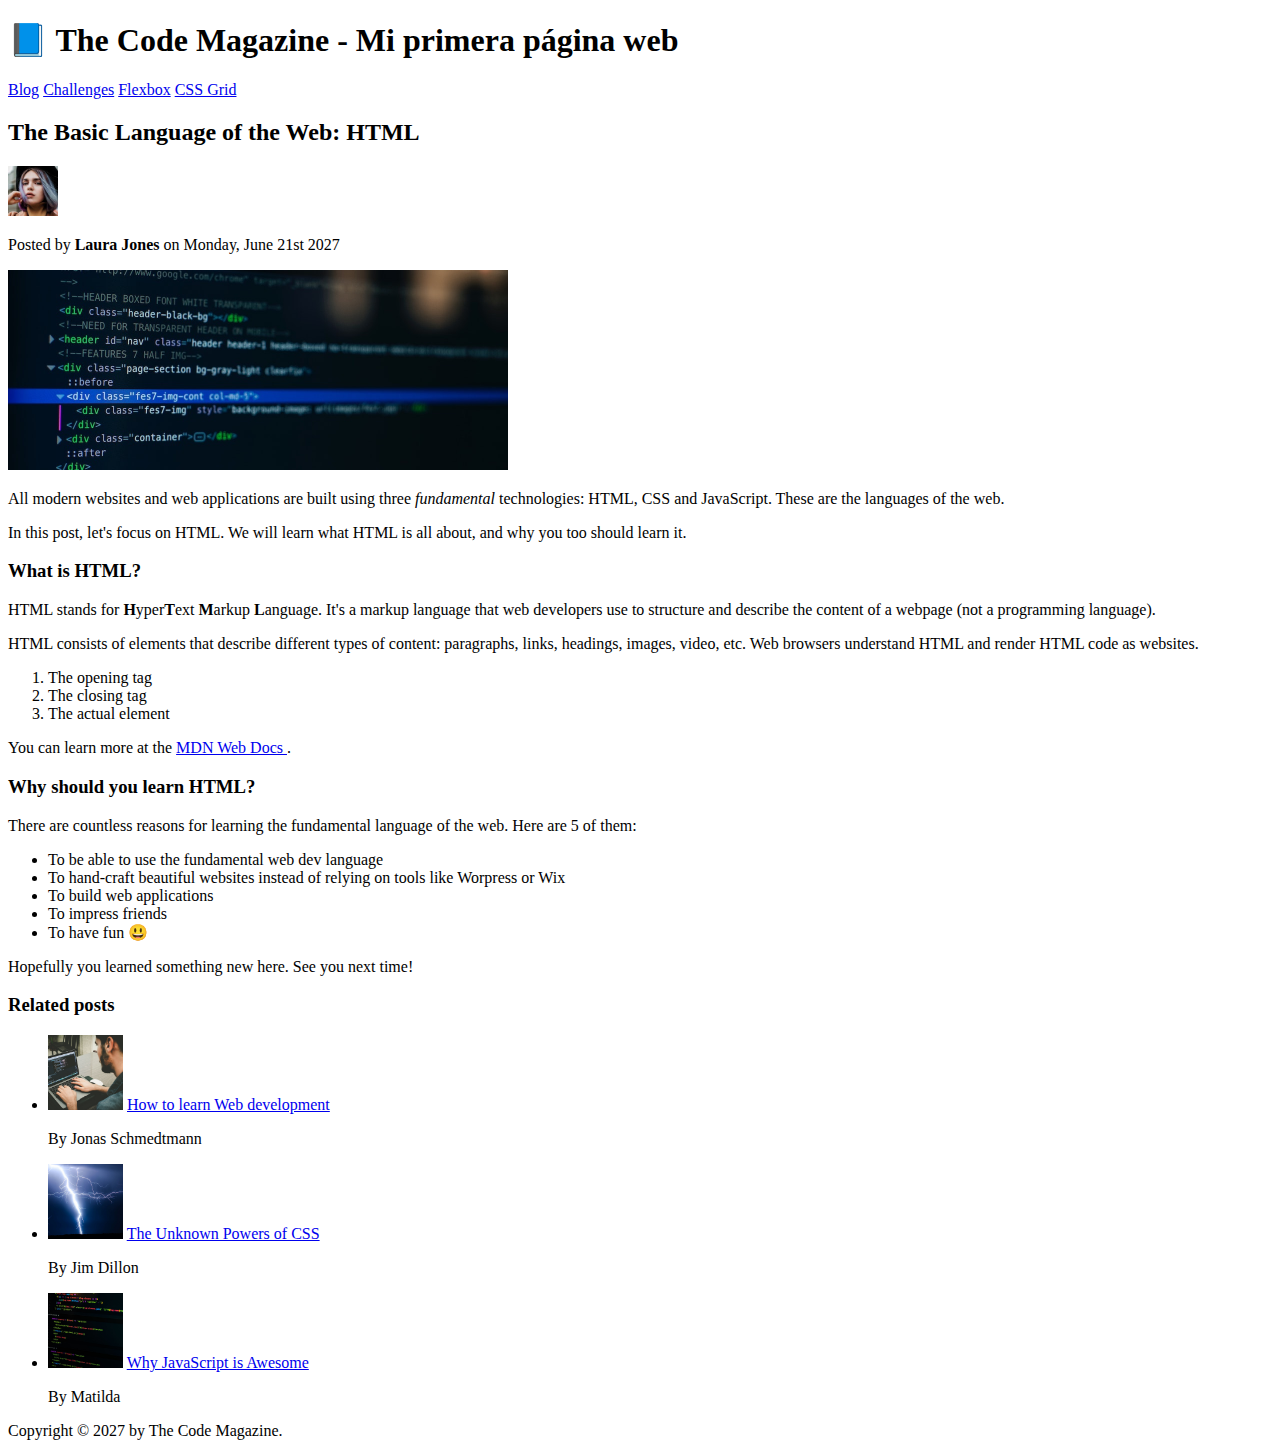
<file: clases/02-HTML-Fundamentals/index.html>
<!-- HTML 5 con DOCTYPE -->
<!DOCTYPE html>
<html lang="en">
  <head>
    <meta charset="utf-8" />
    <title>The Basic Language of the Web: HTML</title>
  </head>

  <body>
    <!-- <h1>The Basic Language of the Web: HTML</h1>
    <h2>The Basic Language of the Web: HTML</h2>
    <h3>The Basic Language of the Web: HTML</h3>
    <h4>The Basic Language of the Web: HTML</h4>
    <h5>The Basic Language of the Web: HTML</h5>
    <h6>The Basic Language of the Web: HTML</h6> -->

    <header>
      <h1>📘 The Code Magazine - Mi primera página web</h1>

      <nav>
        <a href="blog.html">Blog</a>
        <a href="challenge.html">Challenges</a>
        <a href="#">Flexbox</a>
        <a href="#">CSS Grid</a>
      </nav>
    </header>

    <article>
      <header>
        <h2>The Basic Language of the Web: HTML</h2>

        <img
          src="./imgs/laura-jones.jpg"
          alt="Headshot of Laura Jones"
          width="50"
          height="50"
        />
        <p>Posted by <strong>Laura Jones</strong> on Monday, June 21st 2027</p>

        <img
          src="./imgs/post-img.jpg"
          alt="HTML code on a screen"
          width="500"
          height="200"
        />
      </header>
      <p>
        All modern websites and web applications are built using three
        <em>fundamental</em>
        technologies: HTML, CSS and JavaScript. These are the languages of the
        web.
      </p>

      <p>
        In this post, let's focus on HTML. We will learn what HTML is all about,
        and why you too should learn it.
      </p>

      <h3>What is HTML?</h3>
      <p>
        HTML stands for <strong>H</strong>yper<strong>T</strong>ext
        <strong>M</strong>arkup <strong>L</strong>anguage. It's a markup
        language that web developers use to structure and describe the content
        of a webpage (not a programming language).
      </p>

      <p>
        HTML consists of elements that describe different types of content:
        paragraphs, links, headings, images, video, etc. Web browsers understand
        HTML and render HTML code as websites.
      </p>

      <ol>
        <li>The opening tag</li>
        <li>The closing tag</li>
        <li>The actual element</li>
      </ol>

      <p>
        You can learn more at the
        <a
          href="https://developer.mozilla.org/en-US/docs/Web/HTML"
          target="_blank"
        >
          MDN Web Docs </a
        >.
      </p>

      <h3>Why should you learn HTML?</h3>

      <p>
        There are countless reasons for learning the fundamental language of the
        web. Here are 5 of them:
      </p>

      <ul>
        <li>To be able to use the fundamental web dev language</li>
        <li>
          To hand-craft beautiful websites instead of relying on tools like
          Worpress or Wix
        </li>
        <li>To build web applications</li>
        <li>To impress friends</li>
        <li>To have fun 😃</li>
      </ul>

      <p>Hopefully you learned something new here. See you next time!</p>
    </article>
    <aside>
      <h3>Related posts</h3>
      <ul>
        <li>
          <img
            src="imgs/related-1.jpg"
            alt="Person programming"
            width="75"
            height="75"
          />
          <a href="#">How to learn Web development</a>
          <p>By Jonas Schmedtmann</p>
        </li>
        <li>
          <img
            src="imgs/related-2.jpg"
            alt="Lightning"
            width="75"
            height="75"
          />
          <a href="#">The Unknown Powers of CSS</a>
          <p>By Jim Dillon</p>
        </li>
        <li>
          <img
            src="imgs/related-3.jpg"
            alt="JavaScript code on a screen"
            width="75"
            height="75"
          />
          <a href="#">Why JavaScript is Awesome</a>
          <p>By Matilda</p>
        </li>
      </ul>
    </aside>
    <footer>Copyright &copy; 2027 by The Code Magazine.</footer>
  </body>
</html>
</file>
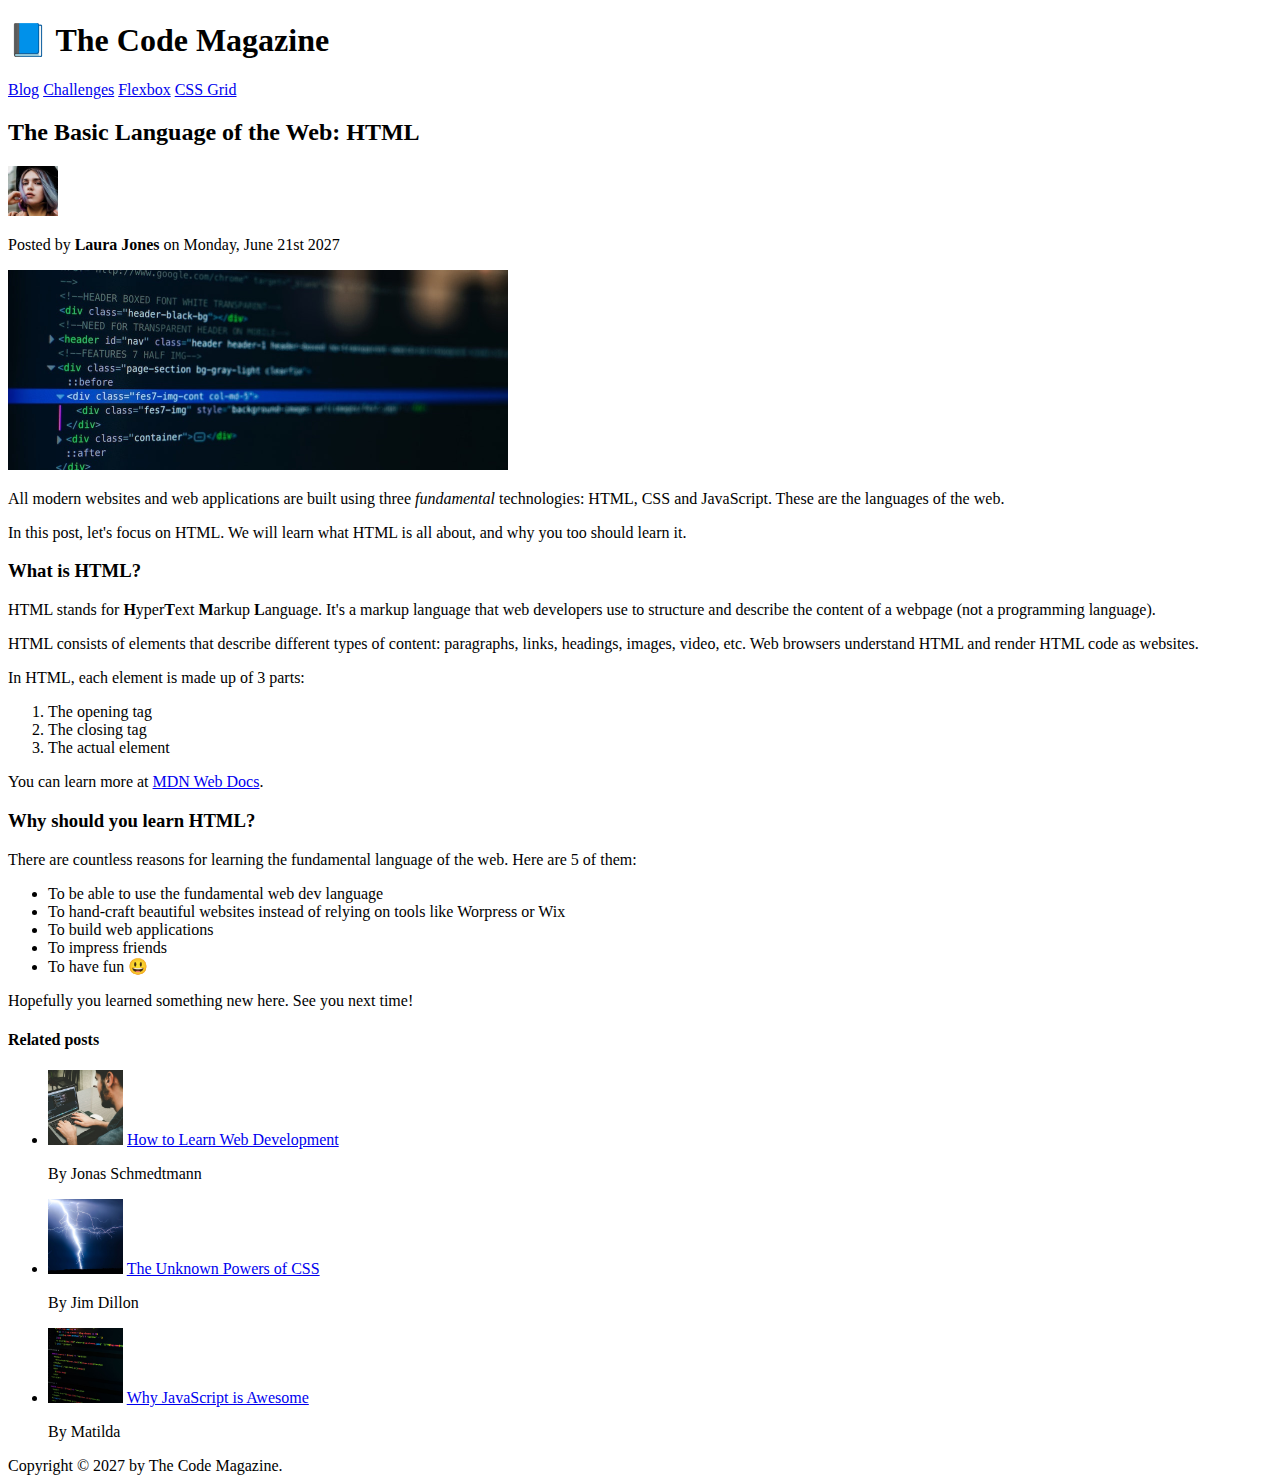
<file: clases/03-CSS-Fundamentals/index.html>
<!DOCTYPE html>
<html lang="en">
  <head>
    <meta charset="UTF-8" />
    <title>The Basic Language of the Web: HTML</title>
  </head>

  <body>
    <!--
    <h1>The Basic Language of the Web: HTML</h1>
    <h2>The Basic Language of the Web: HTML</h2>
    <h3>The Basic Language of the Web: HTML</h3>
    <h4>The Basic Language of the Web: HTML</h4>
    <h5>The Basic Language of the Web: HTML</h5>
    <h6>The Basic Language of the Web: HTML</h6>
    -->

    <header>
      <h1>📘 The Code Magazine</h1>

      <nav>
        <a href="blog.html">Blog</a>
        <a href="#">Challenges</a>
        <a href="#">Flexbox</a>
        <a href="#">CSS Grid</a>
      </nav>
    </header>

    <article>
      <header>
        <h2>The Basic Language of the Web: HTML</h2>

        <img
          src="img/laura-jones.jpg"
          alt="Headshot of Laura Jones"
          height="50"
          width="50"
        />

        <p>Posted by <strong>Laura Jones</strong> on Monday, June 21st 2027</p>

        <img
          src="img/post-img.jpg"
          alt="HTML code on a screen"
          width="500"
          height="200"
        />
      </header>

      <p>
        All modern websites and web applications are built using three
        <em>fundamental</em>
        technologies: HTML, CSS and JavaScript. These are the languages of the
        web.
      </p>

      <p>
        In this post, let's focus on HTML. We will learn what HTML is all about,
        and why you too should learn it.
      </p>

      <h3>What is HTML?</h3>
      <p>
        HTML stands for <strong>H</strong>yper<strong>T</strong>ext
        <strong>M</strong>arkup <strong>L</strong>anguage. It's a markup
        language that web developers use to structure and describe the content
        of a webpage (not a programming language).
      </p>
      <p>
        HTML consists of elements that describe different types of content:
        paragraphs, links, headings, images, video, etc. Web browsers understand
        HTML and render HTML code as websites.
      </p>
      <p>In HTML, each element is made up of 3 parts:</p>

      <ol>
        <li>The opening tag</li>
        <li>The closing tag</li>
        <li>The actual element</li>
      </ol>

      <p>
        You can learn more at
        <a
          href="https://developer.mozilla.org/en-US/docs/Web/HTML"
          target="_blank"
          >MDN Web Docs</a
        >.
      </p>

      <h3>Why should you learn HTML?</h3>

      <p>
        There are countless reasons for learning the fundamental language of the
        web. Here are 5 of them:
      </p>

      <ul>
        <li>To be able to use the fundamental web dev language</li>
        <li>
          To hand-craft beautiful websites instead of relying on tools like
          Worpress or Wix
        </li>
        <li>To build web applications</li>
        <li>To impress friends</li>
        <li>To have fun 😃</li>
      </ul>

      <p>Hopefully you learned something new here. See you next time!</p>
    </article>

    <aside>
      <h4>Related posts</h4>

      <ul>
        <li>
          <img
            src="img/related-1.jpg"
            alt="Person programming"
            width="75"
            width="75"
          />
          <a href="#">How to Learn Web Development</a>
          <p>By Jonas Schmedtmann</p>
        </li>
        <li>
          <img src="img/related-2.jpg" alt="Lightning" width="75" heigth="75" />
          <a href="#">The Unknown Powers of CSS</a>
          <p>By Jim Dillon</p>
        </li>
        <li>
          <img
            src="img/related-3.jpg"
            alt="JavaScript code on a screen"
            width="75"
            height="75"
          />
          <a href="#">Why JavaScript is Awesome</a>
          <p>By Matilda</p>
        </li>
      </ul>
    </aside>

    <footer>Copyright &copy; 2027 by The Code Magazine.</footer>
  </body>
</html>
</file>
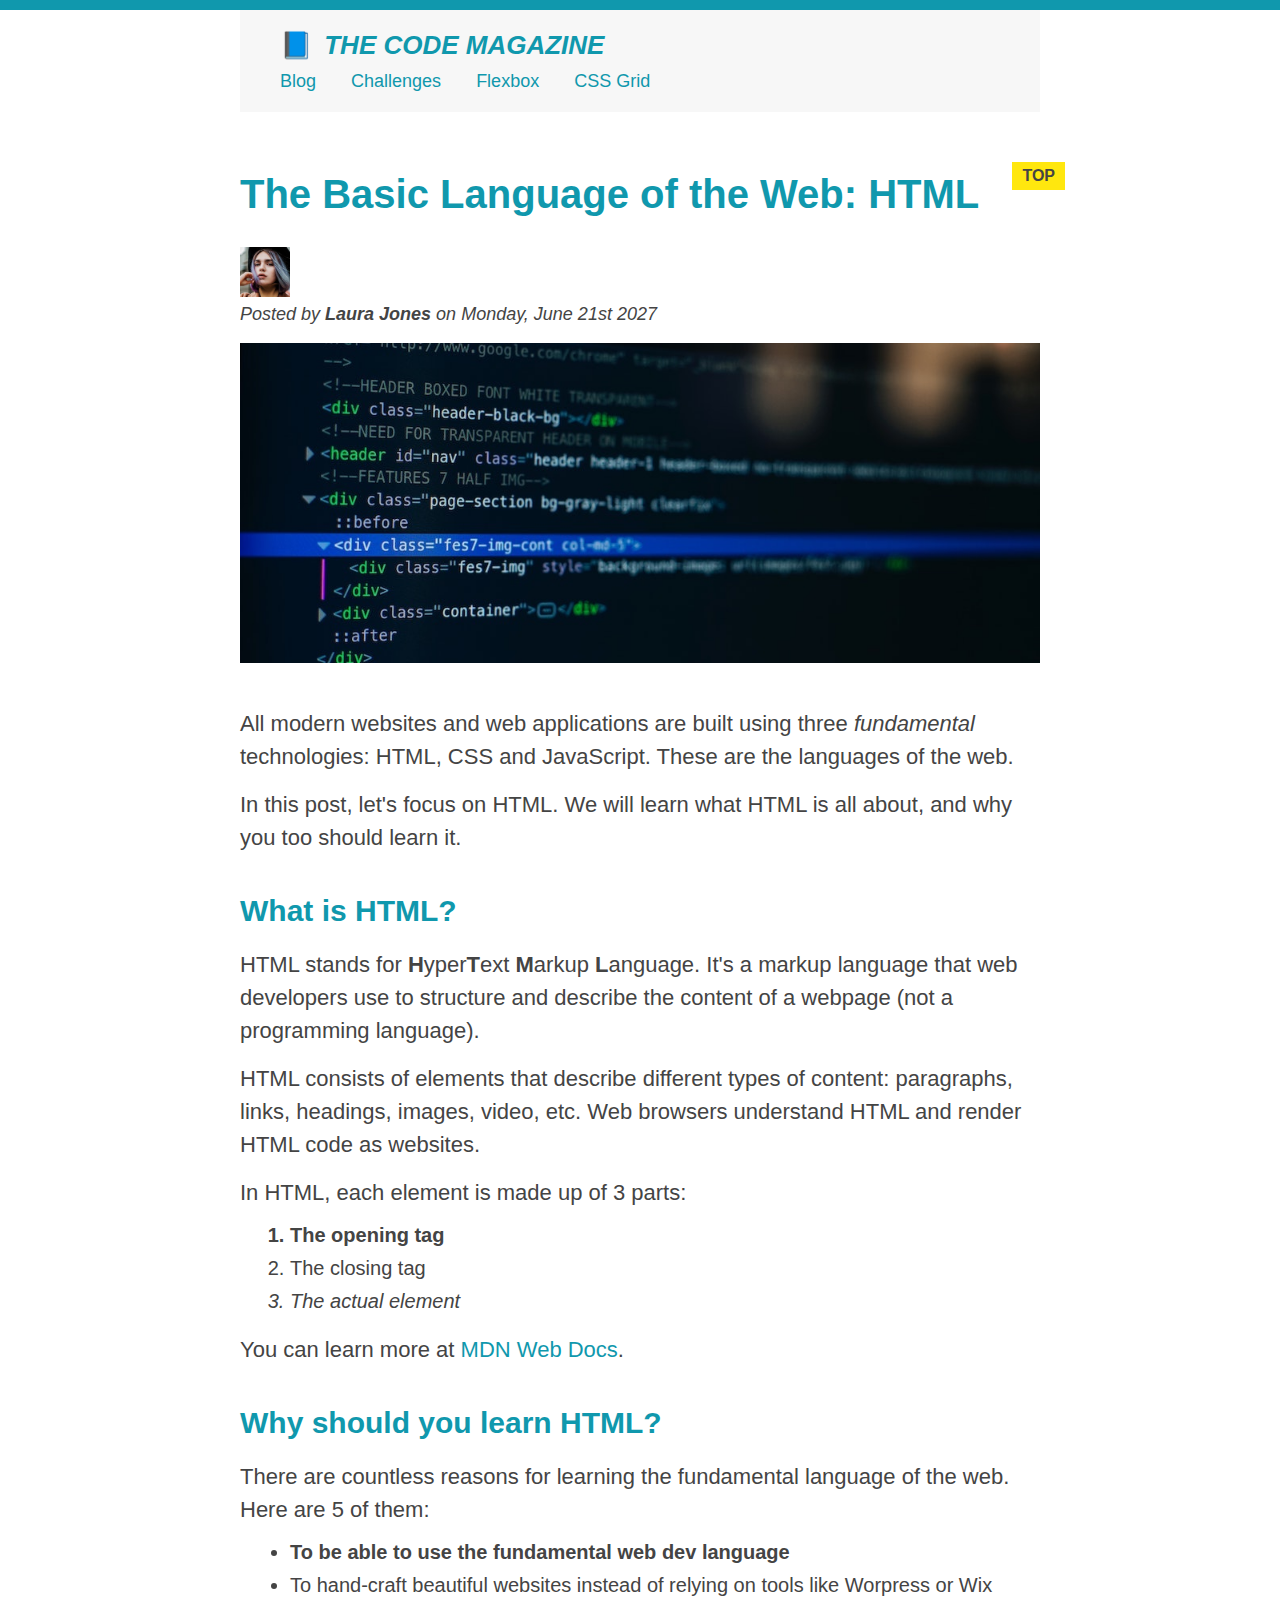
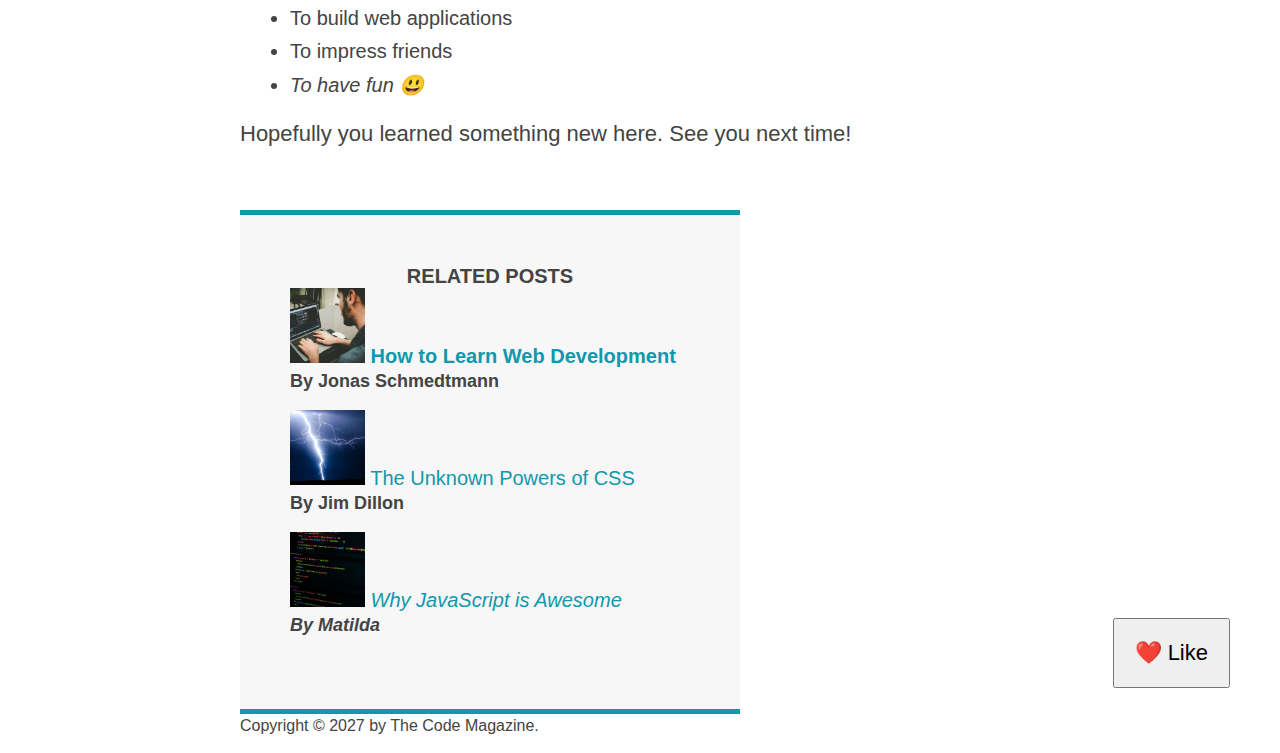
<file: clases/04-CSS-Layouts/index.html>
<!DOCTYPE html>
<html lang="en">
  <head>
    <meta charset="UTF-8" />
    <link href="style.css" rel="stylesheet" />

    <title>The Basic Language of the Web: HTML</title>
  </head>

  <body>
    <!--
    <h1>The Basic Language of the Web: HTML</h1>
    <h2>The Basic Language of the Web: HTML</h2>
    <h3>The Basic Language of the Web: HTML</h3>
    <h4>The Basic Language of the Web: HTML</h4>
    <h5>The Basic Language of the Web: HTML</h5>
    <h6>The Basic Language of the Web: HTML</h6>
    -->

    <div class="container">
      <header class="main-header">
        <h1>📘 The Code Magazine</h1>

        <nav>
          <!-- <strong>This is the navigation</strong> -->
          <a href="blog.html">Blog</a>
          <a href="#">Challenges</a>
          <a href="#">Flexbox</a>
          <a href="#">CSS Grid</a>
        </nav>
      </header>

      <article>
        <header class="post-header">
          <h2>The Basic Language of the Web: HTML</h2>

          <img
            src="img/laura-jones.jpg"
            alt="Headshot of Laura Jones"
            height="50"
            width="50"
            class="author-img"
          />

          <p id="author" class="author">
            Posted by <strong>Laura Jones</strong> on Monday, June 21st 2027
          </p>

          <img
            src="img/post-img.jpg"
            alt="HTML code on a screen"
            width="500"
            height="200"
            class="post-img"
          />
          <button>❤️ Like</button>
        </header>

        <p>
          All modern websites and web applications are built using three
          <em>fundamental</em>
          technologies: HTML, CSS and JavaScript. These are the languages of the
          web.
        </p>

        <p>
          In this post, let's focus on HTML. We will learn what HTML is all
          about, and why you too should learn it.
        </p>

        <h3>What is HTML?</h3>
        <p>
          HTML stands for <strong>H</strong>yper<strong>T</strong>ext
          <strong>M</strong>arkup <strong>L</strong>anguage. It's a markup
          language that web developers use to structure and describe the content
          of a webpage (not a programming language).
        </p>
        <p>
          HTML consists of elements that describe different types of content:
          paragraphs, links, headings, images, video, etc. Web browsers
          understand HTML and render HTML code as websites.
        </p>
        <p>In HTML, each element is made up of 3 parts:</p>

        <ol>
          <li class="first-li">The opening tag</li>
          <li>The closing tag</li>
          <li>The actual element</li>
        </ol>

        <p>
          You can learn more at
          <a
            href="https://developer.mozilla.org/en-US/docs/Web/HTML"
            target="_blank"
            >MDN Web Docs</a
          >.
        </p>

        <h3>Why should you learn HTML?</h3>

        <p>
          There are countless reasons for learning the fundamental language of
          the web. Here are 5 of them:
        </p>

        <ul>
          <li class="first-li">
            To be able to use the fundamental web dev language
          </li>
          <li>
            To hand-craft beautiful websites instead of relying on tools like
            Worpress or Wix
          </li>
          <li>To build web applications</li>
          <li>To impress friends</li>
          <li>To have fun 😃</li>
        </ul>

        <p>Hopefully you learned something new here. See you next time!</p>
      </article>

      <aside>
        <h4>Related posts</h4>

        <ul class="related">
          <li>
            <img
              src="img/related-1.jpg"
              alt="Person programming"
              width="75"
              height="75"
            />
            <a href="#">How to Learn Web Development</a>
            <p class="related-author">By Jonas Schmedtmann</p>
          </li>
          <li>
            <img
              src="img/related-2.jpg"
              alt="Lightning"
              width="75"
              height="75"
            />
            <a href="#">The Unknown Powers of CSS</a>
            <p class="related-author">By Jim Dillon</p>
          </li>
          <li>
            <img
              src="img/related-3.jpg"
              alt="JavaScript code on a screen"
              width="75"
              height="75"
            />
            <a href="#">Why JavaScript is Awesome</a>
            <p class="related-author">By Matilda</p>
          </li>
        </ul>
      </aside>

      <footer>
        <p id="copyright" class="copyright text">
          Copyright &copy; 2027 by The Code Magazine.
        </p>
      </footer>
    </div>
  </body>
</html>
</file>
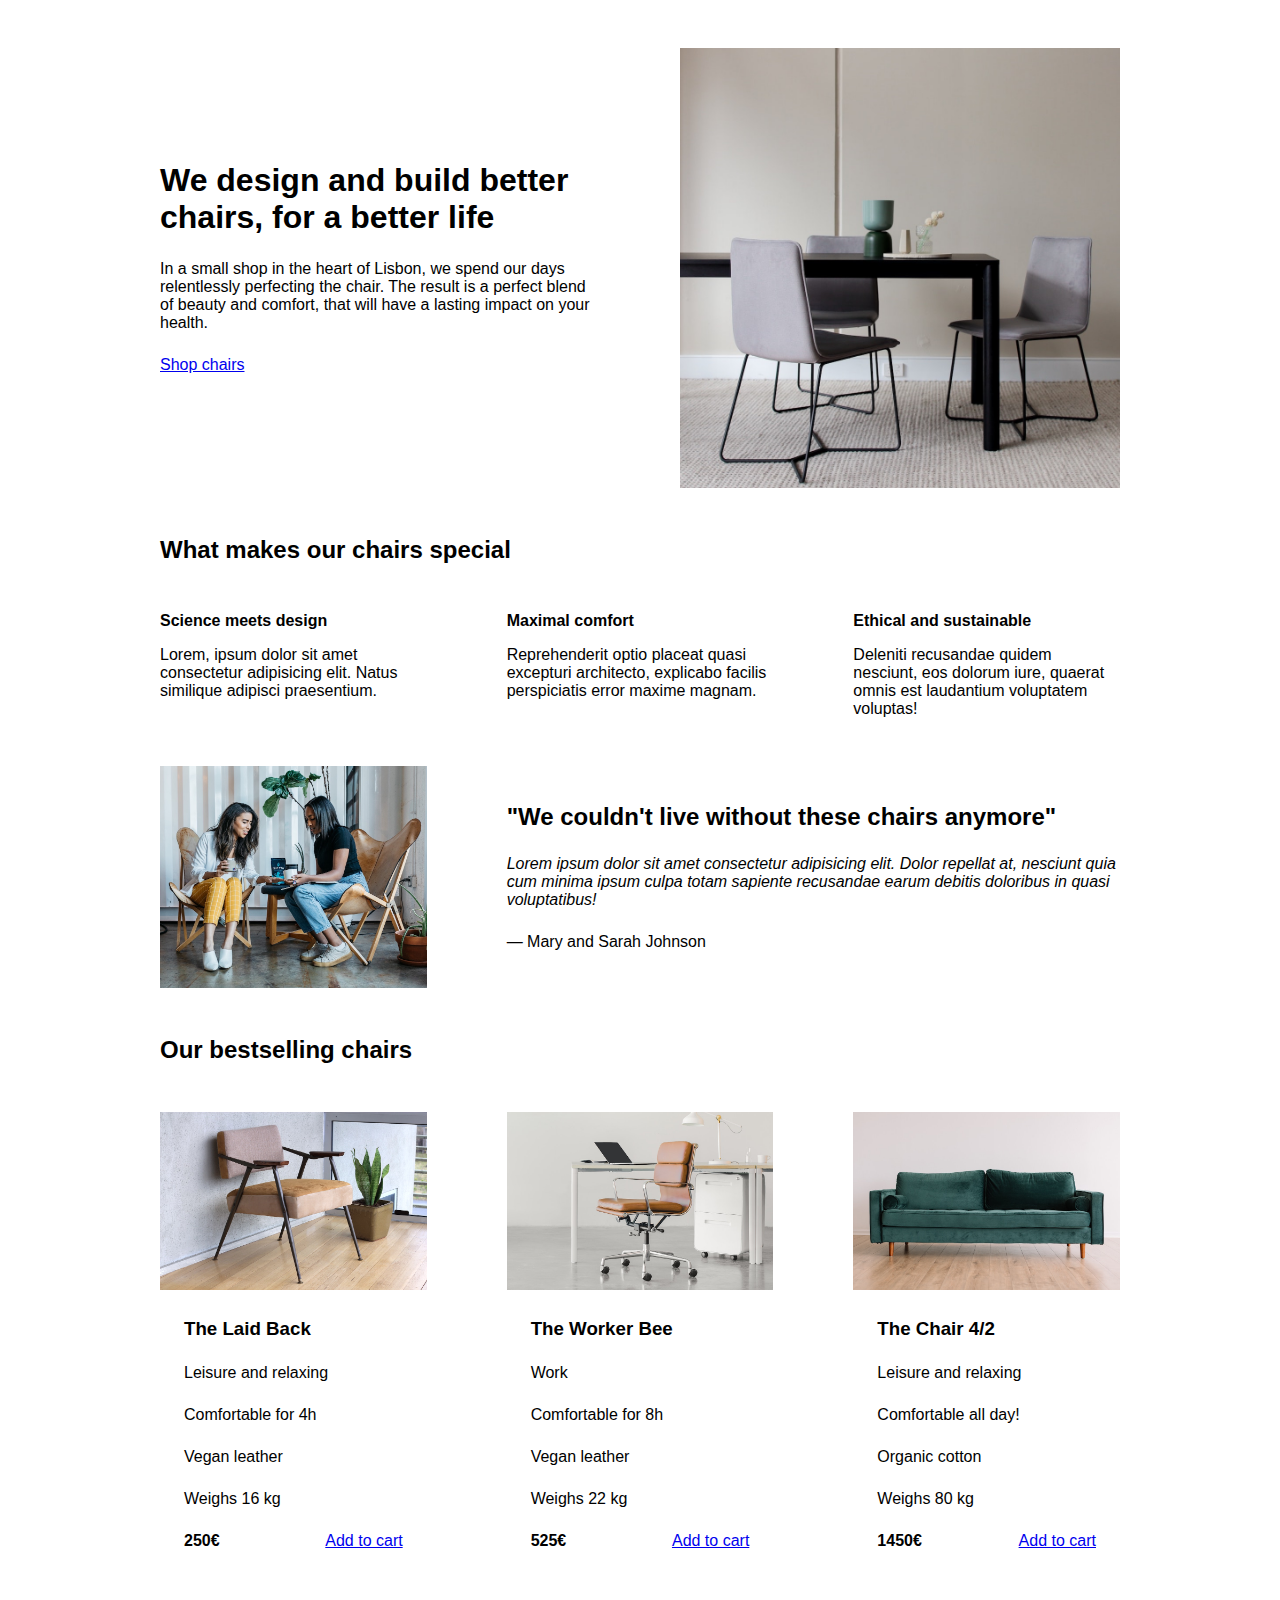
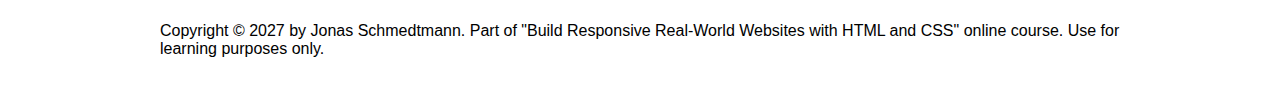
<file: clases/05-Design/index.html>
<!DOCTYPE html>
<html lang="en">
  <head>
    <meta charset="UTF-8" />
    <meta http-equiv="X-UA-Compatible" content="IE=edge" />
    <meta name="viewport" content="width=device-width, initial-scale=1.0" />

    <link rel="stylesheet" href="style.css" />
    <title>Lisbon Chair Shop</title>
  </head>
  <body>
    <div class="container">
      <header>
        <div class="header-text-box">
          <h1>We design and build better chairs, for a better life</h1>
          <p class="header-text">
            In a small shop in the heart of Lisbon, we spend our days
            relentlessly perfecting the chair. The result is a perfect blend of
            beauty and comfort, that will have a lasting impact on your health.
          </p>
          <a class="btn btn--big" href="#">Shop chairs</a>
        </div>
        <img src="hero.jpg" alt="Photo" />
      </header>

      <section>
        <h2>What makes our chairs special</h2>
        <div class="grid-3-cols">
          <div>
            <p class="features-title"><strong>Science meets design</strong></p>
            <p class="features-text">
              Lorem, ipsum dolor sit amet consectetur adipisicing elit. Natus
              similique adipisci praesentium.
            </p>
          </div>

          <div>
            <p class="features-title">
              <strong>Maximal comfort</strong>
            </p>
            <p class="features-text">
              Reprehenderit optio placeat quasi excepturi architecto, explicabo
              facilis perspiciatis error maxime magnam.
            </p>
          </div>

          <div>
            <p class="features-title">
              <strong>Ethical and sustainable</strong>
            </p>
            <p class="features-text">
              Deleniti recusandae quidem nesciunt, eos dolorum iure, quaerat
              omnis est laudantium voluptatem voluptas!
            </p>
          </div>
        </div>
      </section>

      <section class="testimonial-section">
        <div class="grid-3-cols">
          <img src="customers.jpg" alt="People sitting on chairs" />
          <div class="testimonial-box">
            <h2>"We couldn't live without these chairs anymore"</h2>
            <blockquote class="testimonial-text">
              Lorem ipsum dolor sit amet consectetur adipisicing elit. Dolor
              repellat at, nesciunt quia cum minima ipsum culpa totam sapiente
              recusandae earum debitis doloribus in quasi voluptatibus!
            </blockquote>
            <p class="testimonial-author">&mdash; Mary and Sarah Johnson</p>
          </div>
        </div>
      </section>

      <section>
        <h2>Our bestselling chairs</h2>
        <div class="grid-3-cols">
          <figure class="chair">
            <img src="chair-1.jpg" alt="Chair" />
            <div class="chair-box">
              <h3>The Laid Back</h3>
              <ul class="chair-details">
                <li>
                  <!-- Span is a generic INLINE text element, it doesn't have any meaning. It's like a div element, but inline -->
                  <span>Leisure and relaxing</span>
                </li>
                <li>
                  <span>Comfortable for 4h</span>
                </li>
                <li>
                  <span>Vegan leather</span>
                </li>
                <li>
                  <span>Weighs 16 kg</span>
                </li>
              </ul>
              <div class="chair-price">
                <strong>250€</strong>
                <a href="#" class="btn btn--small">Add to cart</a>
              </div>
            </div>
          </figure>

          <figure class="chair">
            <img src="chair-2.jpg" alt="Chair" />
            <div class="chair-box">
              <h3>The Worker Bee</h3>
              <ul class="chair-details">
                <li>
                  <span>Work</span>
                </li>
                <li>
                  <span>Comfortable for 8h</span>
                </li>
                <li>
                  <span>Vegan leather</span>
                </li>
                <li>
                  <span>Weighs 22 kg</span>
                </li>
              </ul>
              <div class="chair-price">
                <strong>525€</strong>
                <a href="#" class="btn btn--small">Add to cart</a>
              </div>
            </div>
          </figure>

          <figure class="chair">
            <img src="chair-3.jpg" alt="Chair" />
            <div class="chair-box">
              <h3>The Chair 4/2</h3>
              <ul class="chair-details">
                <li>
                  <span>Leisure and relaxing</span>
                </li>
                <li>
                  <span>Comfortable all day!</span>
                </li>
                <li>
                  <span>Organic cotton</span>
                </li>
                <li>
                  <span>Weighs 80 kg</span>
                </li>
              </ul>
              <div class="chair-price">
                <strong>1450€</strong>
                <a href="#" class="btn btn--small">Add to cart</a>
              </div>
            </div>
          </figure>
        </div>
      </section>

      <footer>
        Copyright &copy; 2027 by Jonas Schmedtmann. Part of "Build Responsive
        Real-World Websites with HTML and CSS" online course. Use for learning
        purposes only.
      </footer>
    </div>
  </body>
</html>
</file>
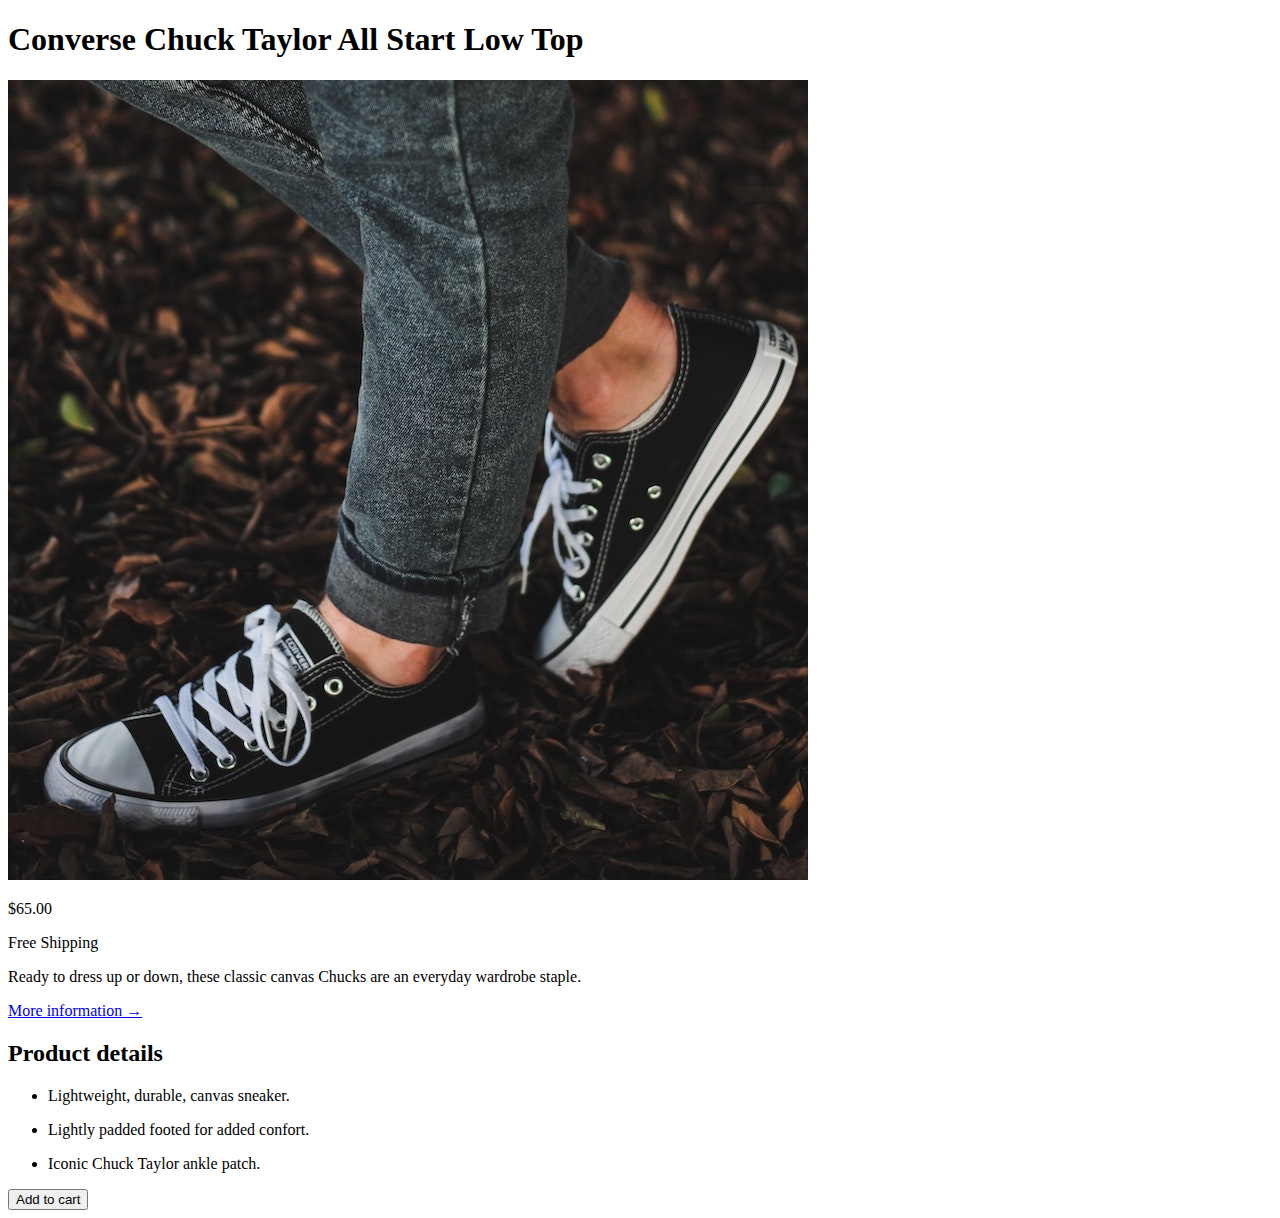
<file: clases/02-HTML-Fundamentals/challenge.html>
<!DOCTYPE html>
<html lang="en">
  <head>
    <meta charset="utf-8" />
    <title>Converse Chuck Taylor All Start Low Top</title>
  </head>
  <body>
    <article>
      <header>
        <h1>Converse Chuck Taylor All Start Low Top</h1>
        <img src="imgs/challenges.jpg" alt="A converse model" />
        <p><data value="65.00">$65.00</data></p>
      </header>

      <p>Free Shipping</p>
      <p>
        Ready to dress up or down, these classic canvas Chucks are an everyday
        wardrobe staple.
      </p>

      <a href="#" aria-label="More information about Converse Chuck Taylor"
        >More information &rarr;</a
      >

      <h2>Product details</h2>
      <ul>
        <li><p>Lightweight, durable, canvas sneaker.</p></li>
        <li><p>Lightly padded footed for added confort.</p></li>
        <li><p>Iconic Chuck Taylor ankle patch.</p></li>
      </ul>
      <button>Add to cart</button>
    </article>
  </body>
</html>
</file>
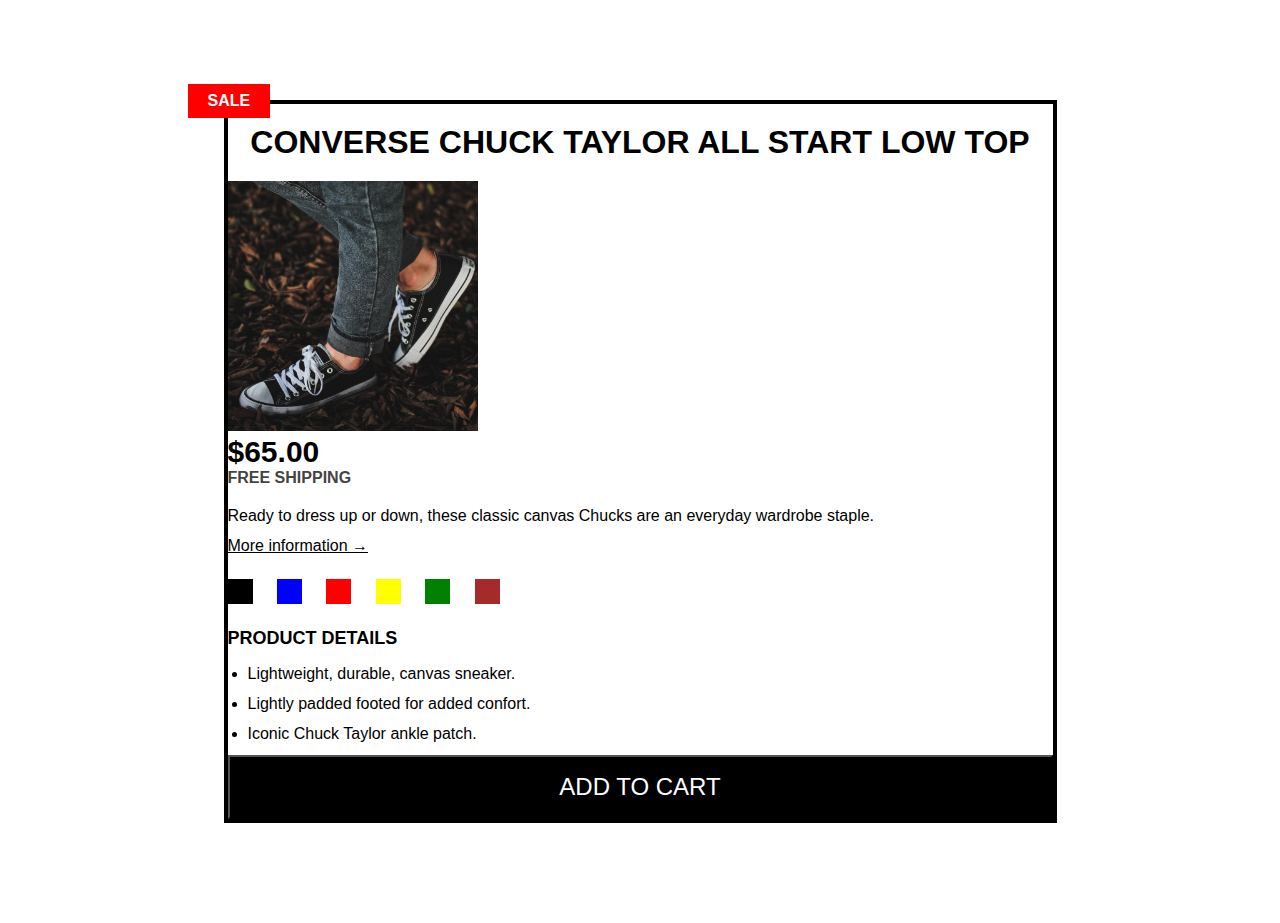
<file: clases/03-CSS-Fundamentals/challenge.html>
<!DOCTYPE html>
<html lang="en">
  <head>
    <meta charset="utf-8" />
    <title>Converse Chuck Taylor All Start Low Top</title>

    <style>
      * {
        margin: 0;
        padding: 0;
      }

      body {
        font-family: sans-serif;
      }

      h1 {
        text-align: center;
        text-transform: uppercase;
        padding: 20px 0;
      }

      h2 {
        font-size: 18px;
        text-transform: uppercase;
        margin-bottom: 16px;
      }

      article {
        border: 4px solid rgb(0, 0, 0);
        width: 825px;
        margin: 100px auto;
        position: relative;
      }

      article::before {
        content: "SALE";
        background-color: red;
        font-weight: bold;
        color: white;
        display: inline-block;
        padding: 8px 20px;
        position: absolute;
        top: -20px;
        left: -40px;
      }

      img {
        width: 250px;
        height: 250px;
      }

      ul {
        margin-left: 20px;
      }

      li {
        margin-bottom: 12px;
      }

      .price {
        font-size: 30px;
        font-weight: bold;
      }

      .delivery {
        text-transform: uppercase;
        font-weight: bold;
        color: #444;
        margin-bottom: 20px;
      }

      .information {
        margin-bottom: 12px;
      }

      .more-information:link,
      .more-information:visited {
        color: black;
        display: block;
        margin-bottom: 24px;
      }
      .more-information:hover,
      .more-information:active {
        text-decoration: none;
      }

      button {
        font-size: 24px;
        text-transform: uppercase;
        background-color: black;
        color: #fff;
        width: 100%;
        padding: 16px 0;
      }

      button:hover {
        color: #000;
        background-color: transparent;
      }

      .square {
        display: inline-block;
        width: 25px;
        height: 25px;
        margin-right: 20px;
        margin-bottom: 20px;
      }
      .square:last-child {
        margin: 0;
      }

      .square-black {
        background-color: black;
      }
      .square-blue {
        background-color: blue;
      }
      .square-red {
        background-color: red;
      }
      .square-yellow {
        background-color: yellow;
      }
      .square-green {
        background-color: green;
      }
      .square-brown {
        background-color: brown;
      }
    </style>
  </head>
  <body>
    <article>
      <header>
        <h1>Converse Chuck Taylor All Start Low Top</h1>
        <img src="img/challenges.jpg" alt="A converse model" />
        <p class="price"><data value="65.00">$65.00</data></p>
      </header>

      <p class="delivery">Free Shipping</p>
      <p class="information">
        Ready to dress up or down, these classic canvas Chucks are an everyday
        wardrobe staple.
      </p>

      <a
        class="more-information"
        href="#"
        aria-label="More information about Converse Chuck Taylor"
        >More information &rarr;</a
      >

      <span class="square square-black"></span>
      <span class="square square-blue"></span>
      <span class="square square-red"></span>
      <span class="square square-yellow"></span>
      <span class="square square-green"></span>
      <span class="square square-brown"></span>

      <h2>Product details</h2>
      <ul>
        <li>Lightweight, durable, canvas sneaker.</li>
        <li>Lightly padded footed for added confort.</li>
        <li>Iconic Chuck Taylor ankle patch.</li>
      </ul>
      <button>Add to cart</button>
    </article>
  </body>
</html>
</file>
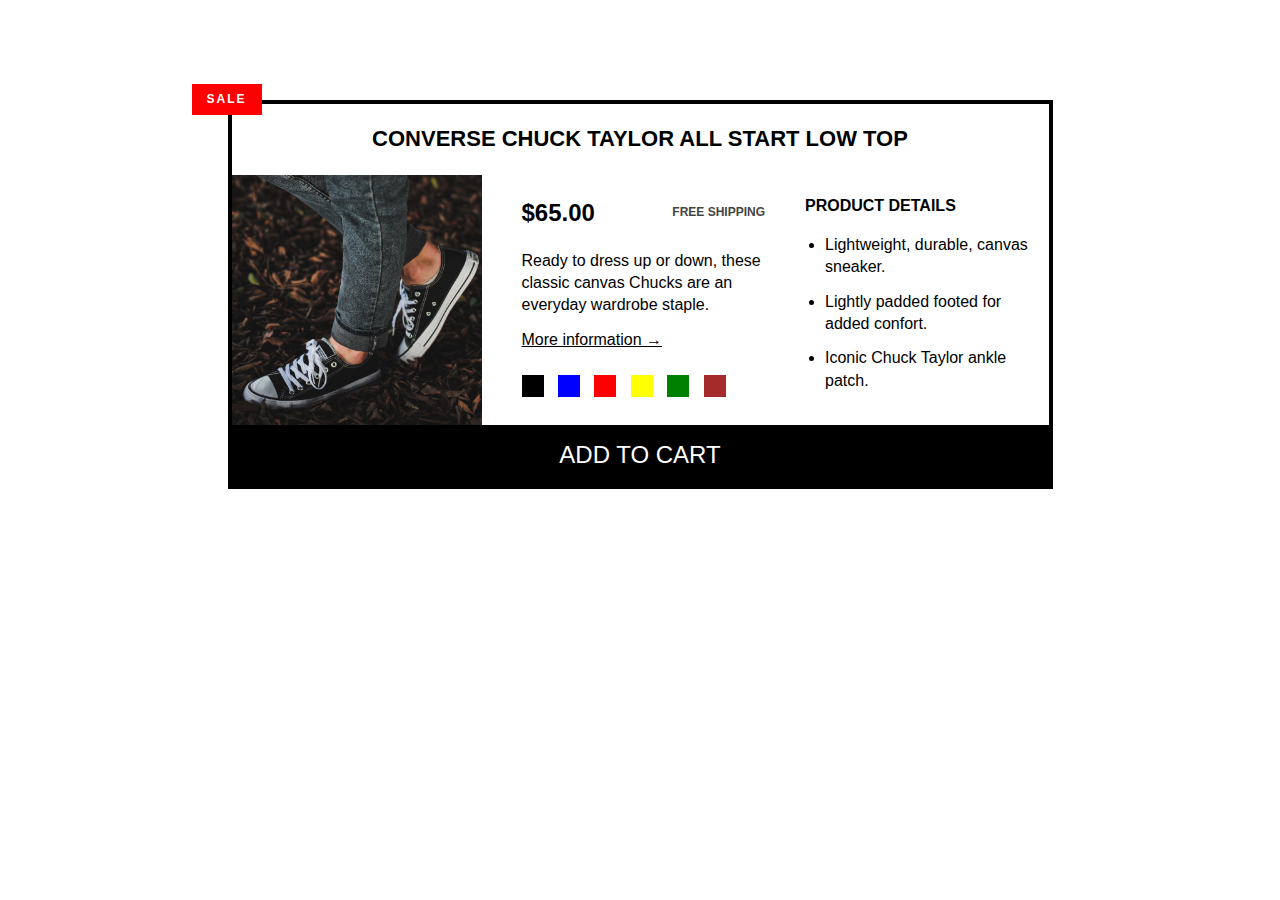
<file: clases/04-CSS-Layouts/challenge.html>
<!DOCTYPE html>
<html lang="en">
  <head>
    <meta charset="utf-8" />
    <title>Converse Chuck Taylor All Start Low Top</title>

    <style>
      * {
        margin: 0;
        padding: 0;
        box-sizing: border-box;
      }

      body {
        font-family: sans-serif;
        line-height: 1.4;
      }

      h1 {
        text-align: center;
        text-transform: uppercase;
        padding: 20px 0;
        font-size: 22px;
      }

      h2 {
        font-size: 16px;
        text-transform: uppercase;
        margin-bottom: 16px;
      }

      article {
        border: 4px solid rgb(0, 0, 0);
        width: 825px;
        margin: 100px auto;
        position: relative;
      }

      article::before {
        content: "SALE";
        background-color: red;
        font-weight: bold;
        font-size: 12px;
        letter-spacing: 2px;
        color: white;
        display: inline-block;
        padding: 7px 15px;
        position: absolute;
        top: -20px;
        left: -40px;
      }

      img {
        width: 250px;
        height: 250px;
        display: block;
      }

      ul {
        margin-left: 20px;
      }

      li {
        margin-bottom: 12px;
      }

      .price-box {
        display: flex;
        align-items: center;
        justify-content: space-between;
        margin-bottom: 20px;
      }

      .price {
        font-size: 24px;
        font-weight: bold;
      }

      .delivery {
        text-transform: uppercase;
        font-weight: bold;
        color: #444;
        font-size: 12px;
      }

      .information {
        margin-bottom: 12px;
        clear: both;
      }

      .more-information:link,
      .more-information:visited {
        color: black;
        display: block;
        margin-bottom: 24px;
      }
      .more-information:hover,
      .more-information:active {
        text-decoration: none;
      }

      button {
        border: none;
        font-size: 24px;
        text-transform: uppercase;
        background-color: black;
        color: #fff;
        width: 100%;
        padding: 16px 0;
      }

      button:hover {
        color: #000;
        background-color: transparent;
      }

      .square {
        display: inline-block;
        width: 22px;
        height: 22px;
        margin-right: 10px;
      }
      .square:last-child {
        margin: 0;
      }

      .square-black {
        background-color: black;
      }
      .square-blue {
        background-color: blue;
      }
      .square-red {
        background-color: red;
      }
      .square-yellow {
        background-color: yellow;
      }
      .square-green {
        background-color: green;
      }
      .square-brown {
        background-color: brown;
      }

      /* .clearfix::after {
        display: block;
        content: "";
        clear: both;
      }

      img {
        float: left;
        margin-right: 40px;
      }

      .information-box {
        float: left;
        width: 243px;

        margin-right: 40px;
        margin-top: 20px;
      }

      .details-box {
        float: right;
        margin-top: 20px;
        width: 243px;
      } */

      .container {
        display: flex;
        gap: 40px;
        align-items: center;
      }

      img {
        flex: 1;
      }

      .information-box {
        flex: 1;
      }

      .details-box {
        flex: 1;
      }
    </style>
  </head>
  <body>
    <article>
      <h1>Converse Chuck Taylor All Start Low Top</h1>

      <div class="container clearfix">
        <img src="img/challenges.jpg" alt="A converse model" />

        <div class="information-box">
          <div class="price-box">
            <p class="price"><data value="65.00">$65.00</data></p>
            <p class="delivery">Free Shipping</p>
          </div>
          <p class="information">
            Ready to dress up or down, these classic canvas Chucks are an
            everyday wardrobe staple.
          </p>

          <a
            class="more-information"
            href="#"
            aria-label="More information about Converse Chuck Taylor"
            >More information &rarr;</a
          >

          <span class="square square-black"></span>
          <span class="square square-blue"></span>
          <span class="square square-red"></span>
          <span class="square square-yellow"></span>
          <span class="square square-green"></span>
          <span class="square square-brown"></span>
        </div>

        <div class="details-box">
          <h2>Product details</h2>
          <ul>
            <li>Lightweight, durable, canvas sneaker.</li>
            <li>Lightly padded footed for added confort.</li>
            <li>Iconic Chuck Taylor ankle patch.</li>
          </ul>
        </div>
      </div>
      <button>Add to cart</button>
    </article>
  </body>
</html>
</file>
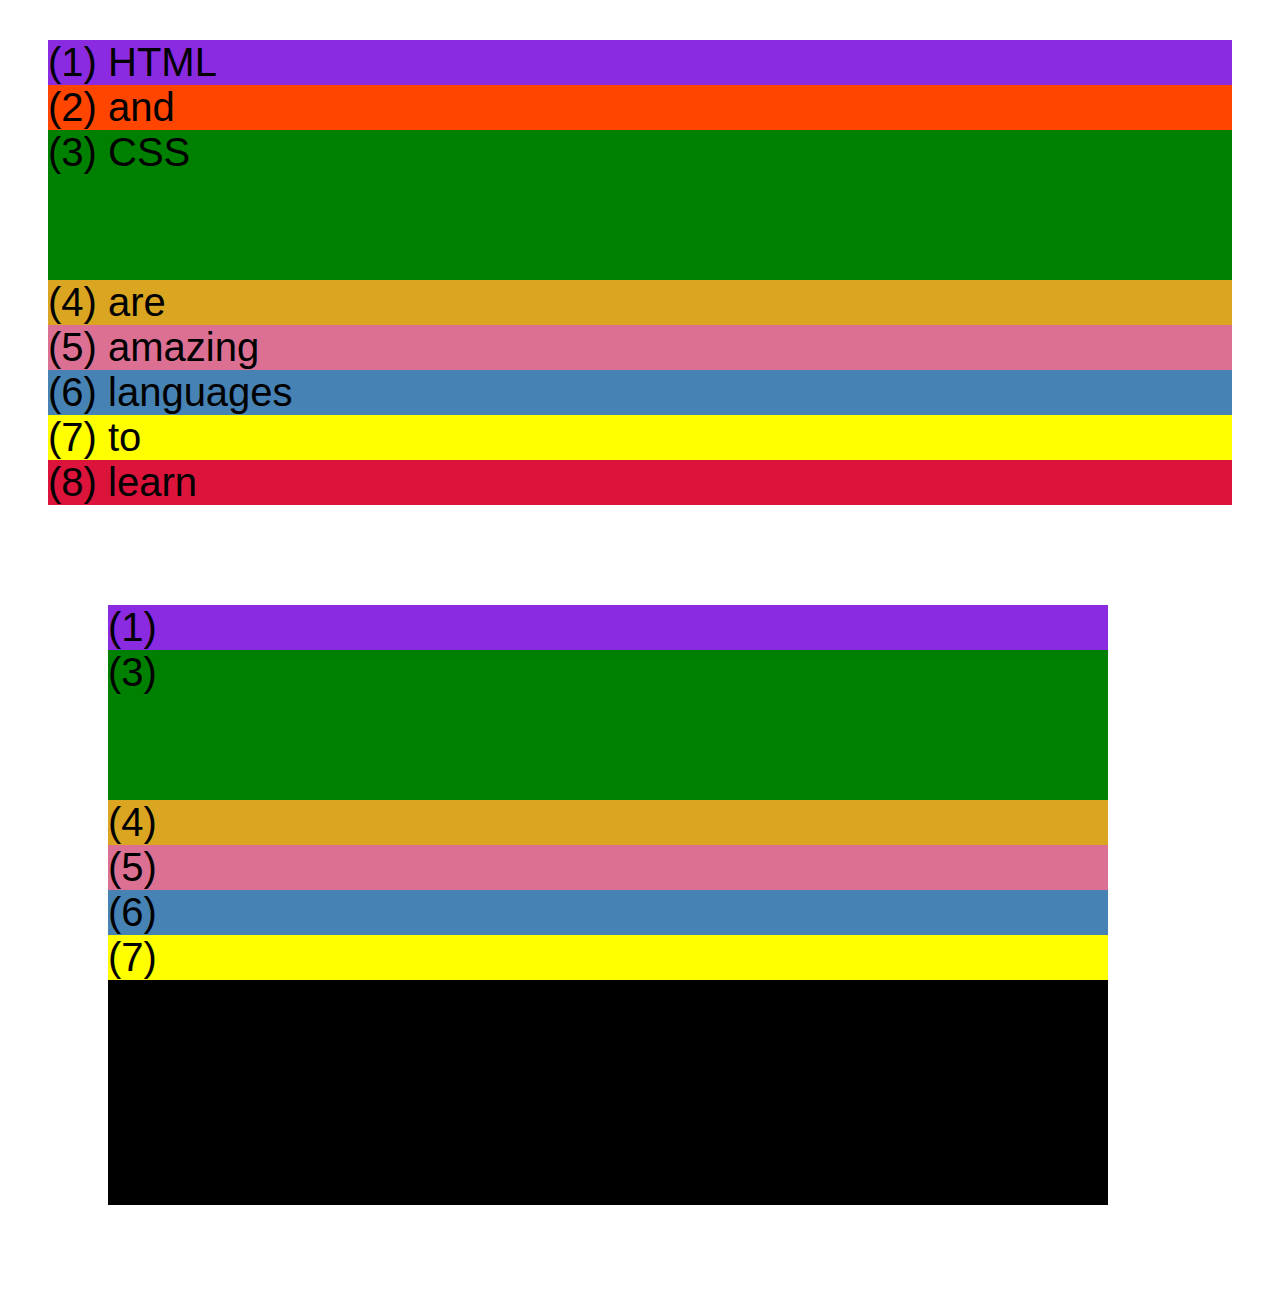
<file: clases/04-CSS-Layouts/css-grid.html>
<!DOCTYPE html>
<html lang="en">
  <head>
    <meta charset="UTF-8" />
    <meta http-equiv="X-UA-Compatible" content="IE=edge" />
    <meta name="viewport" content="width=device-width, initial-scale=1.0" />
    <title>CSS Grid</title>
    <style>
      .el--1 {
        background-color: blueviolet;
      }
      .el--2 {
        background-color: orangered;
      }
      .el--3 {
        background-color: green;
        height: 150px;
      }
      .el--4 {
        background-color: goldenrod;
      }
      .el--5 {
        background-color: palevioletred;
      }
      .el--6 {
        background-color: steelblue;
      }
      .el--7 {
        background-color: yellow;
      }
      .el--8 {
        background-color: crimson;
      }

      .container--1 {
        /* STARTER */
        font-family: sans-serif;
        background-color: #ddd;
        font-size: 40px;
        margin: 40px;

        /* CSS GRID */
      }

      .container--2 {
        /* STARTER */
        font-family: sans-serif;
        background-color: black;
        font-size: 40px;
        margin: 100px;

        width: 1000px;
        height: 600px;

        /* CSS GRID */
      }
    </style>
  </head>
  <body>
    <div class="container--1">
      <div class="el el--1">(1) HTML</div>
      <div class="el el--2">(2) and</div>
      <div class="el el--3">(3) CSS</div>
      <div class="el el--4">(4) are</div>
      <div class="el el--5">(5) amazing</div>
      <div class="el el--6">(6) languages</div>
      <div class="el el--7">(7) to</div>
      <div class="el el--8">(8) learn</div>
    </div>

    <div class="container--2">
      <div class="el el--1">(1)</div>
      <div class="el el--3">(3)</div>
      <div class="el el--4">(4)</div>
      <div class="el el--5">(5)</div>
      <div class="el el--6">(6)</div>
      <div class="el el--7">(7)</div>
    </div>
  </body>
</html>
</file>
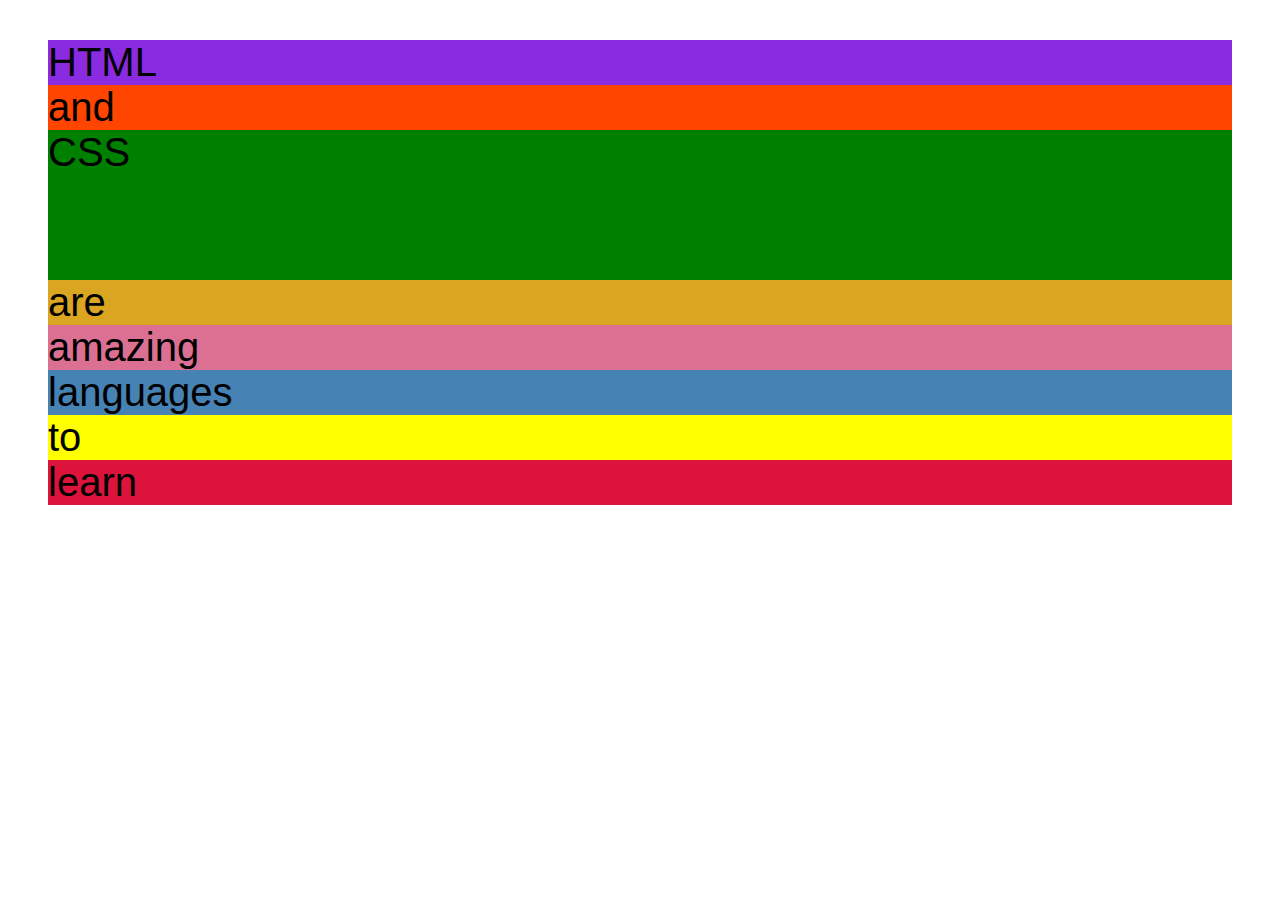
<file: clases/04-CSS-Layouts/flexbox.html>
<!DOCTYPE html>
<html lang="en">
  <head>
    <meta charset="UTF-8" />
    <meta http-equiv="X-UA-Compatible" content="IE=edge" />
    <meta name="viewport" content="width=device-width, initial-scale=1.0" />
    <title>Flexbox</title>
    <style>
      .el--1 {
        background-color: blueviolet;
      }
      .el--2 {
        background-color: orangered;
      }
      .el--3 {
        background-color: green;
        height: 150px;
      }
      .el--4 {
        background-color: goldenrod;
      }
      .el--5 {
        background-color: palevioletred;
      }
      .el--6 {
        background-color: steelblue;
      }
      .el--7 {
        background-color: yellow;
      }
      .el--8 {
        background-color: crimson;
      }

      .container {
        /* STARTER */
        font-family: sans-serif;
        background-color: #ddd;
        font-size: 40px;
        margin: 40px;

        /* FLEXBOX */
      }
    </style>
  </head>
  <body>
    <div class="container">
      <div class="el el--1">HTML</div>
      <div class="el el--2">and</div>
      <div class="el el--3">CSS</div>
      <div class="el el--4">are</div>
      <div class="el el--5">amazing</div>
      <div class="el el--6">languages</div>
      <div class="el el--7">to</div>
      <div class="el el--8">learn</div>
    </div>
  </body>
</html>
</file>
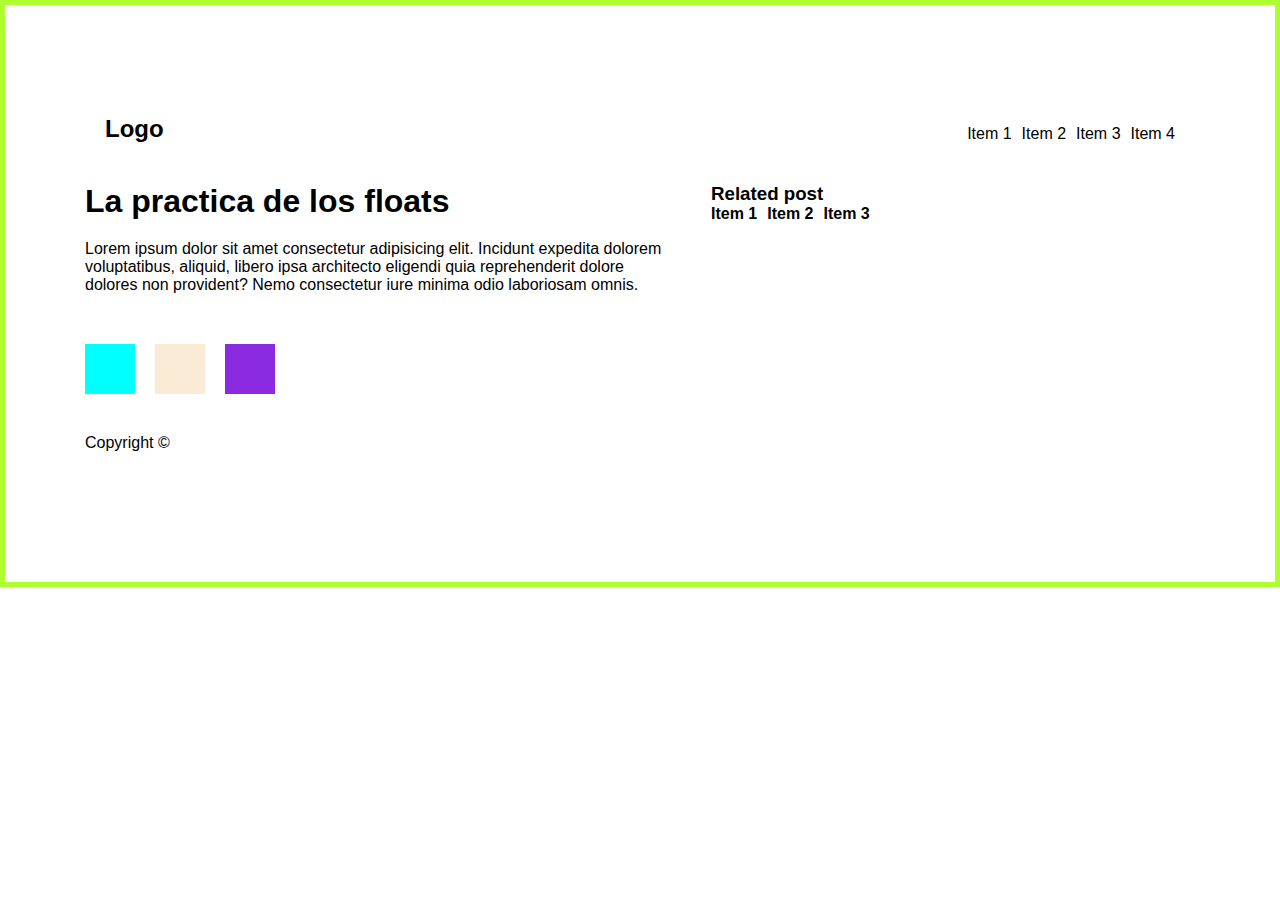
<file: clases/04-CSS-Layouts/practica-personal/practica-1.html>
<!DOCTYPE html>
<html lang="es">
  <head>
    <meta charset="UTF-8" />
    <meta
      name="viewport"
      content="width=
  , initial-scale=1.0"
    />

    <style>
      * {
        margin: 0;
        padding: 0;
        box-sizing: border-box;
      }

      body {
        font-family: sans-serif;
        padding: 80px;
        border: 5px solid greenyellow;
      }

      ul {
        list-style: none;
      }

      header {
        padding: 20px;
        margin-bottom: 20px;
      }

      .clearfix::after {
        content: "";
        display: block;
        clear: both;
      }

      h2 {
        float: left;
        margin-top: 10px;
      }

      nav {
        float: right;
        margin-top: 20px;
      }

      nav li {
        float: left;
        margin-right: 10px;
      }
      nav li:last-child {
        margin-right: 0;
      }

      main {
        float: left;
        width: 586px;
        margin-right: 40px;
        margin-bottom: 40px;
      }

      h1 {
        margin-bottom: 20px;
      }

      p {
        margin-bottom: 50px;
      }

      .box {
        display: block;
        width: 50px;
        height: 50px;

        float: left;
        margin-right: 20px;
      }

      .box-1 {
        background-color: aqua;
      }

      .box-2 {
        background-color: antiquewhite;
      }

      .box-3 {
        background-color: blueviolet;
      }

      aside {
        float: left;
        width: 293px;
      }

      .related-list li {
        float: left;
        margin-right: 10px;
      }

      footer {
        clear: both;
      }
    </style>

    <title>Practica personal - Floats</title>
  </head>
  <body>
    <header class="clearfix">
      <h2>Logo</h2>
      <nav>
        <ul>
          <li>Item 1</li>
          <li>Item 2</li>
          <li>Item 3</li>
          <li>Item 4</li>
        </ul>
      </nav>
    </header>
    <main>
      <h1>La practica de los floats</h1>
      <p>
        Lorem ipsum dolor sit amet consectetur adipisicing elit. Incidunt
        expedita dolorem voluptatibus, aliquid, libero ipsa architecto eligendi
        quia reprehenderit dolore dolores non provident? Nemo consectetur iure
        minima odio laboriosam omnis.
      </p>

      <div class="box box-1"></div>
      <div class="box box-2"></div>
      <div class="box box-3"></div>
    </main>
    <aside>
      <h3>Related post</h3>
      <ul class="related-list clearfix">
        <li>
          <h4>Item 1</h4>
        </li>
        <li>
          <h4>Item 2</h4>
        </li>
        <li>
          <h4>Item 3</h4>
        </li>
      </ul>
    </aside>
    <footer>
      <p>Copyright &copy;</p>
    </footer>
  </body>
</html>
</file>
<file: clases/04-CSS-Layouts/style.css>
* {
  /* border-top: 10px solid #1098ad; */
  margin: 0;
  padding: 0;
}

/* PAGE SECTIONS */
body {
  color: #444;
  font-family: sans-serif;

  border-top: 10px solid #1098ad;
  position: relative;
}

.container {
  width: 800px;
  /* margin-left: auto;
  margin-right: auto; */
  margin: 0 auto;
}

.main-header {
  background-color: #f7f7f7;
  /* padding: 20px;
  padding-left: 40px;
  padding-right: 40px; */
  padding: 20px 40px;
  margin-bottom: 60px;
  /* height: 80px; */
}

nav {
  font-size: 18px;
  /* text-align: center; */
}

article {
  margin-bottom: 60px;
}

.post-header {
  margin-bottom: 40px;
  /* position: relative; */
}

aside {
  background-color: #f7f7f7;
  border-top: 5px solid #1098ad;
  border-bottom: 5px solid #1098ad;
  /* padding-top: 50px;
  padding-bottom: 50px; */
  padding: 50px 0;
  width: 500px;
}

/* SMALLER ELEMENTS */
h1,
h2,
h3 {
  color: #1098ad;
}

h1 {
  font-size: 26px;
  text-transform: uppercase;
  font-style: italic;
}

h2 {
  font-size: 40px;
  margin-bottom: 30px;
}

h3 {
  font-size: 30px;
  margin-bottom: 20px;
  margin-top: 40px;
}

h4 {
  font-size: 20px;
  text-transform: uppercase;
  text-align: center;
}

p {
  font-size: 22px;
  line-height: 1.5;
  margin-bottom: 15px;
}

ul,
ol {
  margin-left: 50px;
  margin-bottom: 20px;
}

li {
  font-size: 20px;
  margin-bottom: 10px;
  /* display: inline; */
}

li:last-child {
  margin-bottom: 0;
}

/* footer p {
  font-size: 16px;
} */

/* article header p {
  font-style: italic;
} */

#author {
  font-style: italic;
  font-size: 18px;
}

#copyright {
  font-size: 16px;
}

.related-author {
  font-size: 18px;
  font-weight: bold;
}

/* ul {
  list-style: none;
} */

.related {
  list-style: none;
}

body {
  /* background-color: orangered; */
}

/* .first-li {
  font-weight: bold;
} */

li:first-child {
  font-weight: bold;
}

li:last-child {
  font-style: italic;
}

li:nth-child(even) {
  /* color: red; */
}

/* Misconception: this won't work! */
article p:first-child {
  color: red;
}

/* Styling links */
a:link {
  color: #1098ad;
  text-decoration: none;
}

a:visited {
  /* color: #777; */
  color: #1098ad;
}

a:hover {
  color: orangered;
  font-weight: bold;
  text-decoration: underline orangered;
}

a:active {
  background-color: black;
  font-style: italic;
}
/* LVHA */

.post-img {
  width: 100%;
  height: auto;
}

nav a:link {
  /* background-color: orangered;
  margin: 20px;
  padding: 20px;

  display: block; */

  margin-right: 30px;
  margin-top: 10px;
  display: inline-block;
}

nav a:link:last-child {
  margin-right: 0;
}

button {
  font-size: 22px;
  padding: 20px;
  cursor: pointer;

  position: absolute;
  /* top: 50px;
  left: 50px; */
  bottom: 50px;
  right: 50px;
}

h1::first-letter {
  font-style: normal;
  margin-right: 5px;
}

h3 + p::first-line {
  /* color: red; */
}

h2 {
  /* background-color: orange; */
  position: relative;
}

h2::before {
  content: "TOP";
  background-color: #ffe70e;
  color: #444;
  font-size: 16px;
  font-weight: bold;
  display: inline-block;
  padding: 5px 10px;
  position: absolute;
  top: -10px;
  right: -25px;
}

/* Resolving conflicts */
/* #copyright {
  color: red;
}

.copyright {
  color: blue;
}

.text {
  color: yellow;
}

footer p {
  color: green !important;
} */

/* nav a:link,
nav p {
  font-size: 18px;
} */
</file>
<file: clases/05-Design/style.css>
/*
SPACING SYSTEM (px)
2 / 4 / 8 / 12 / 16 / 24 / 32 / 48 / 64 / 80 / 96 / 128

FONT SIZE SYSTEM (px)
10 / 12 / 14 / 16 / 18 / 20 / 24 / 30 / 36 / 44 / 52 / 62 / 74 / 86 / 98
*/

* {
  margin: 0;
  padding: 0;
  box-sizing: border-box;
}

/* ------------------------ */
/* GENERAL STYLES */
/* ------------------------ */
body {
  font-family: sans-serif;
}

.container {
  width: 960px;
  margin: 0 auto;
}

header,
section {
  margin-bottom: 48px;
}

h2 {
  margin-bottom: 48px;
}

.grid-3-cols {
  display: grid;
  grid-template-columns: repeat(3, 1fr);
  column-gap: 80px;
}

/* ------------------------ */
/* COMPONENT STYLES */
/* ------------------------ */

/* HEADER */
header {
  display: grid;
  grid-template-columns: repeat(2, 1fr);
  column-gap: 80px;
  margin-top: 48px;
}

.header-text-box {
  align-self: center;
}

h1 {
  margin-bottom: 24px;
}

.header-text {
  margin-bottom: 24px;
}

img {
  width: 100%;
}

/* FEATURES */
.features-icon {
}

.features-title {
  margin-bottom: 16px;
}

.features-text {
}

/* TESTIMONIAL */
.testimonial-section {
}

.testimonial-box {
  grid-column: 2 / -1;
  align-self: center;
}

.testimonial-box h2 {
  margin-bottom: 24px;
}

.testimonial-text {
  font-style: italic;
  margin-bottom: 24px;
}

/* CHAIRS */
.chair-box {
  padding: 24px;
}

h3 {
  margin-bottom: 24px;
}

.chair-details {
  list-style: none;
  margin-bottom: 24px;
}

.chair-details li {
  display: flex;
  align-items: center;
  gap: 12px;
  margin-bottom: 24px;
}

.chair-details li:last-child {
  margin-bottom: 0;
}

.chair-icon {
}

.chair-price {
  display: flex;
  justify-content: space-between;
}

footer {
  margin-bottom: 48px;
}
</file>
